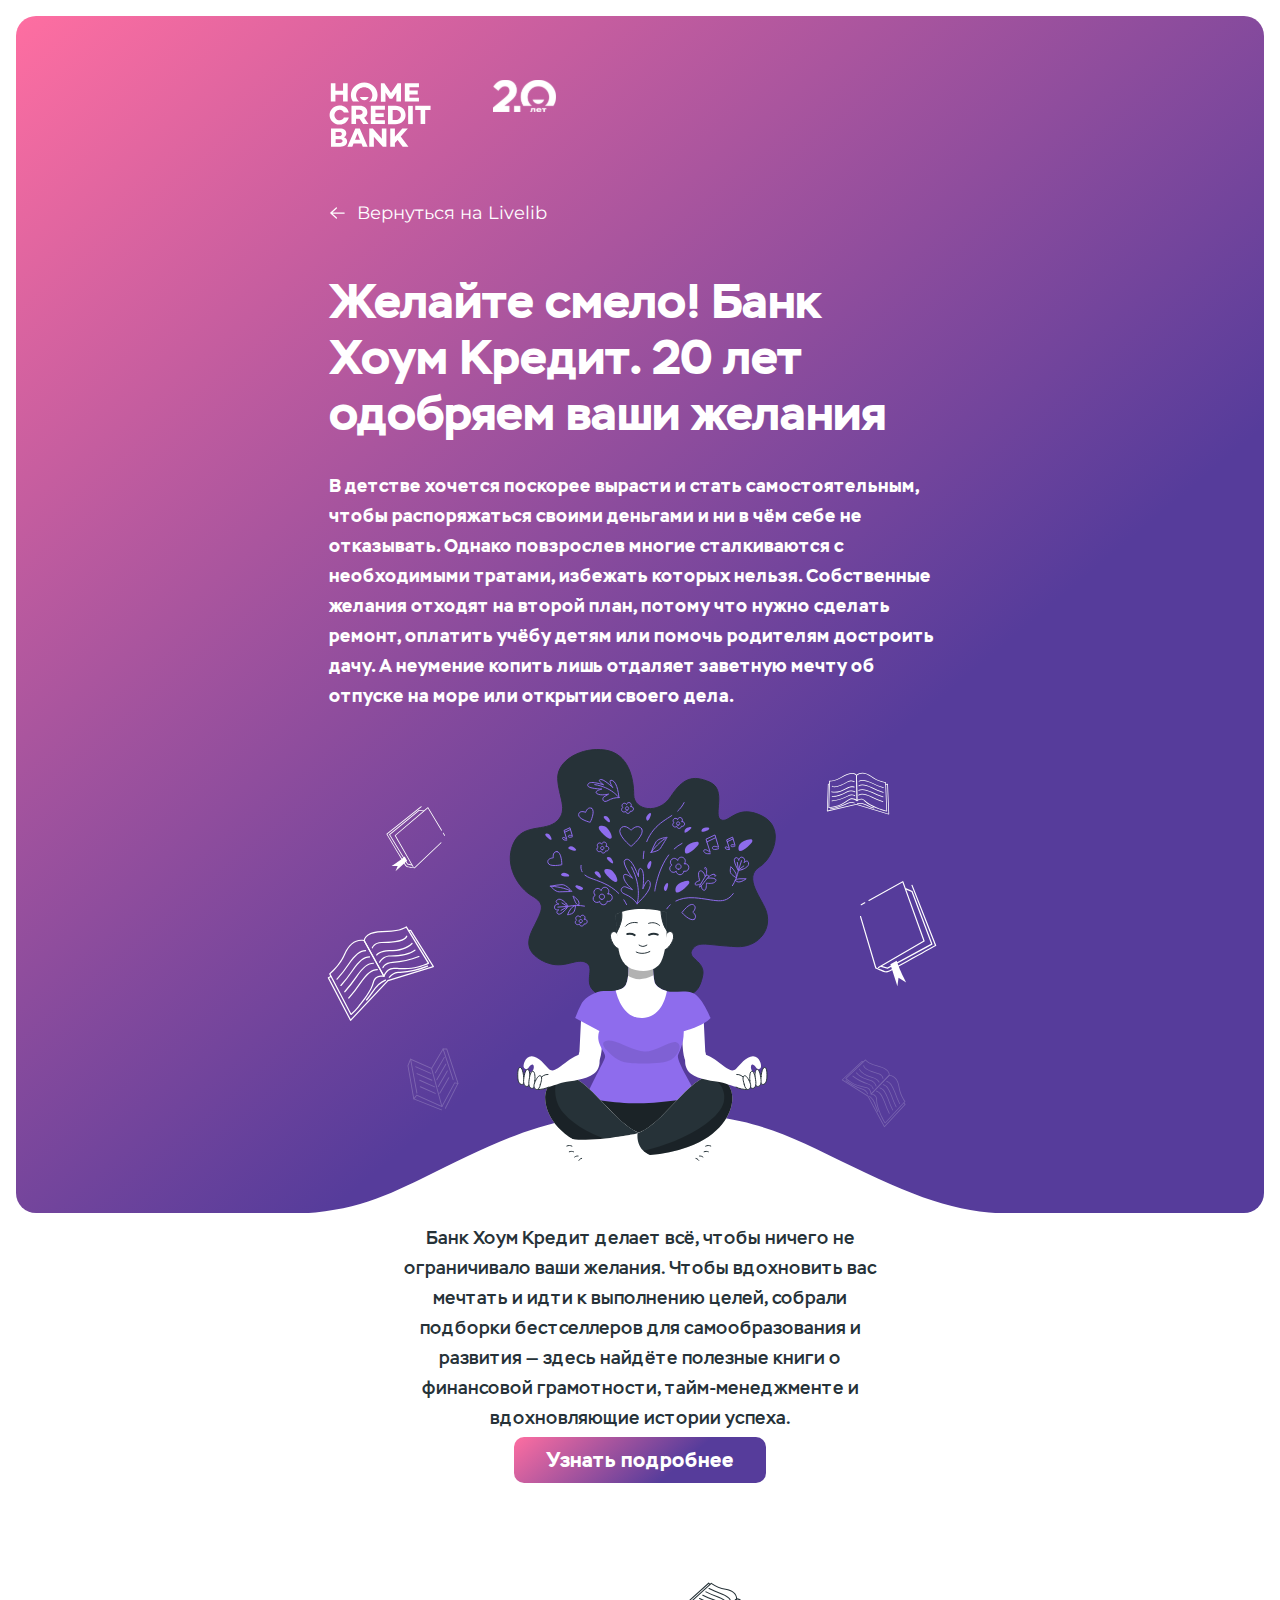
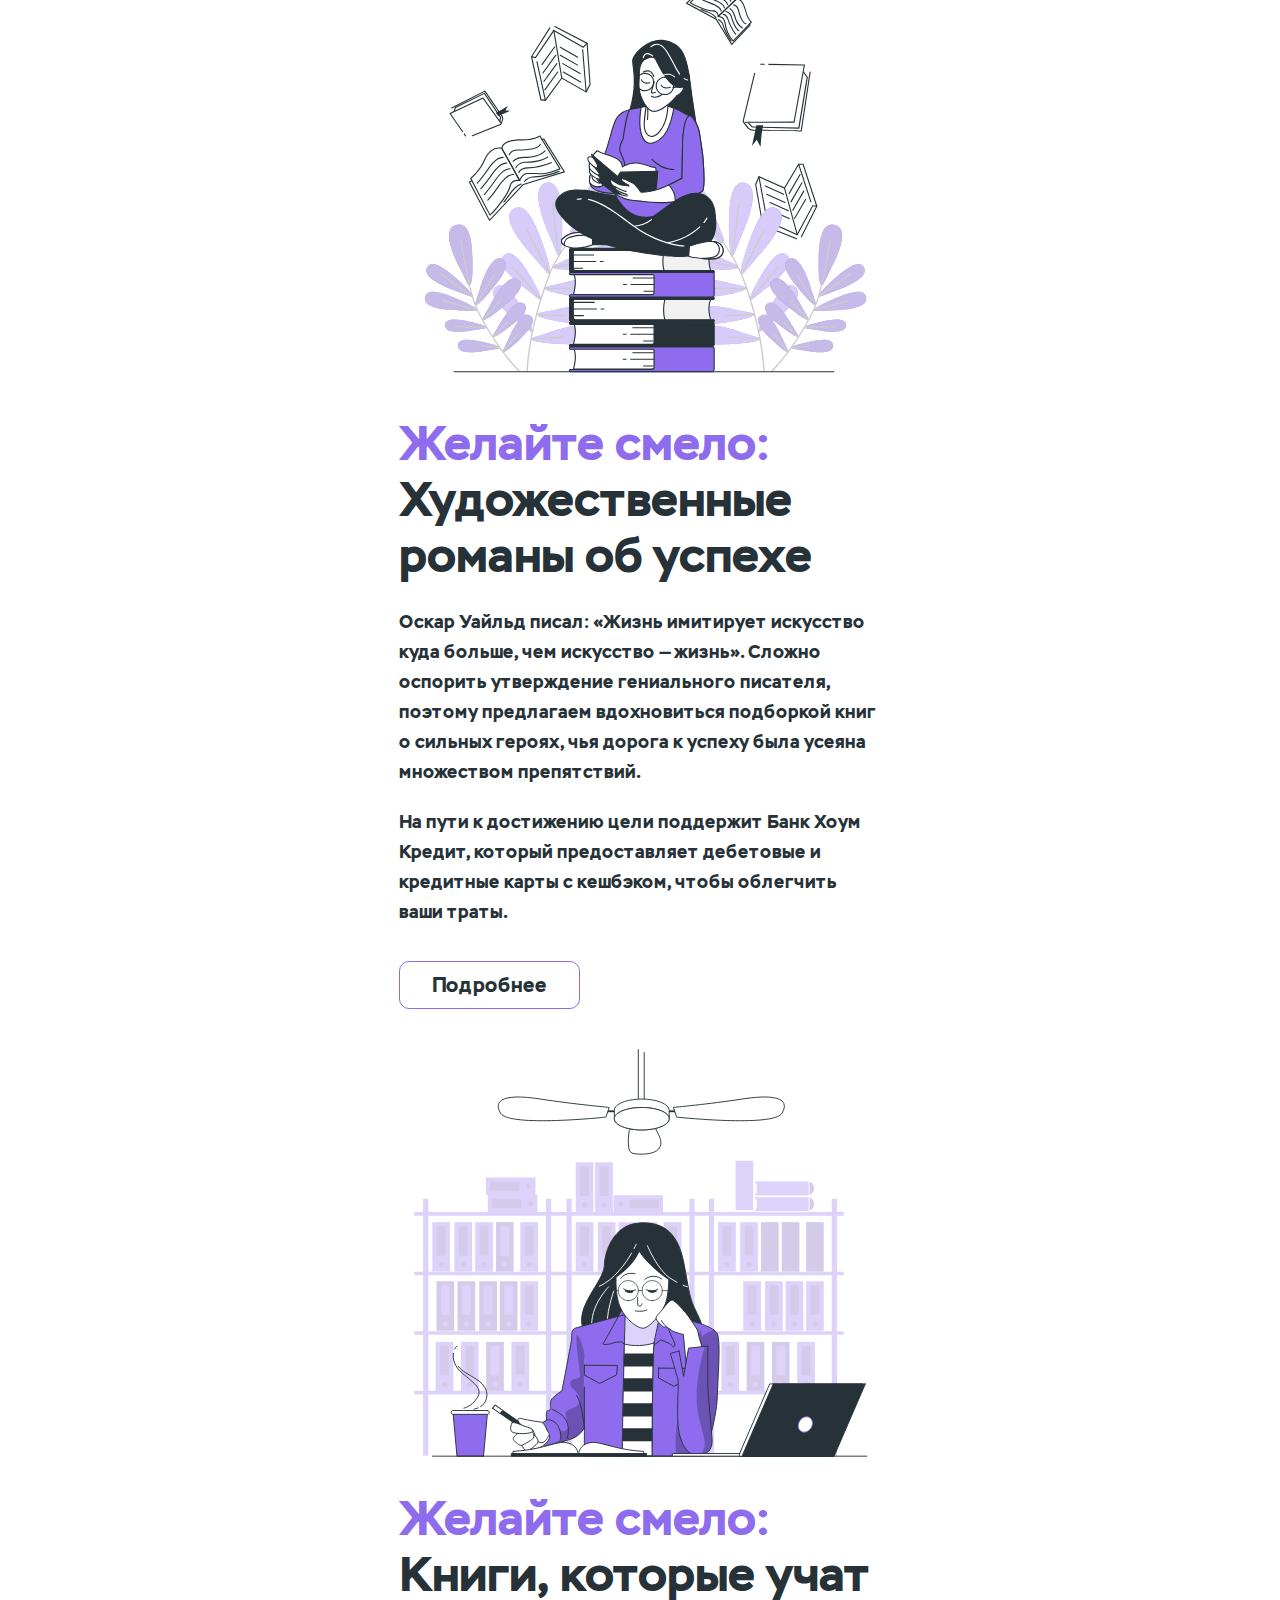
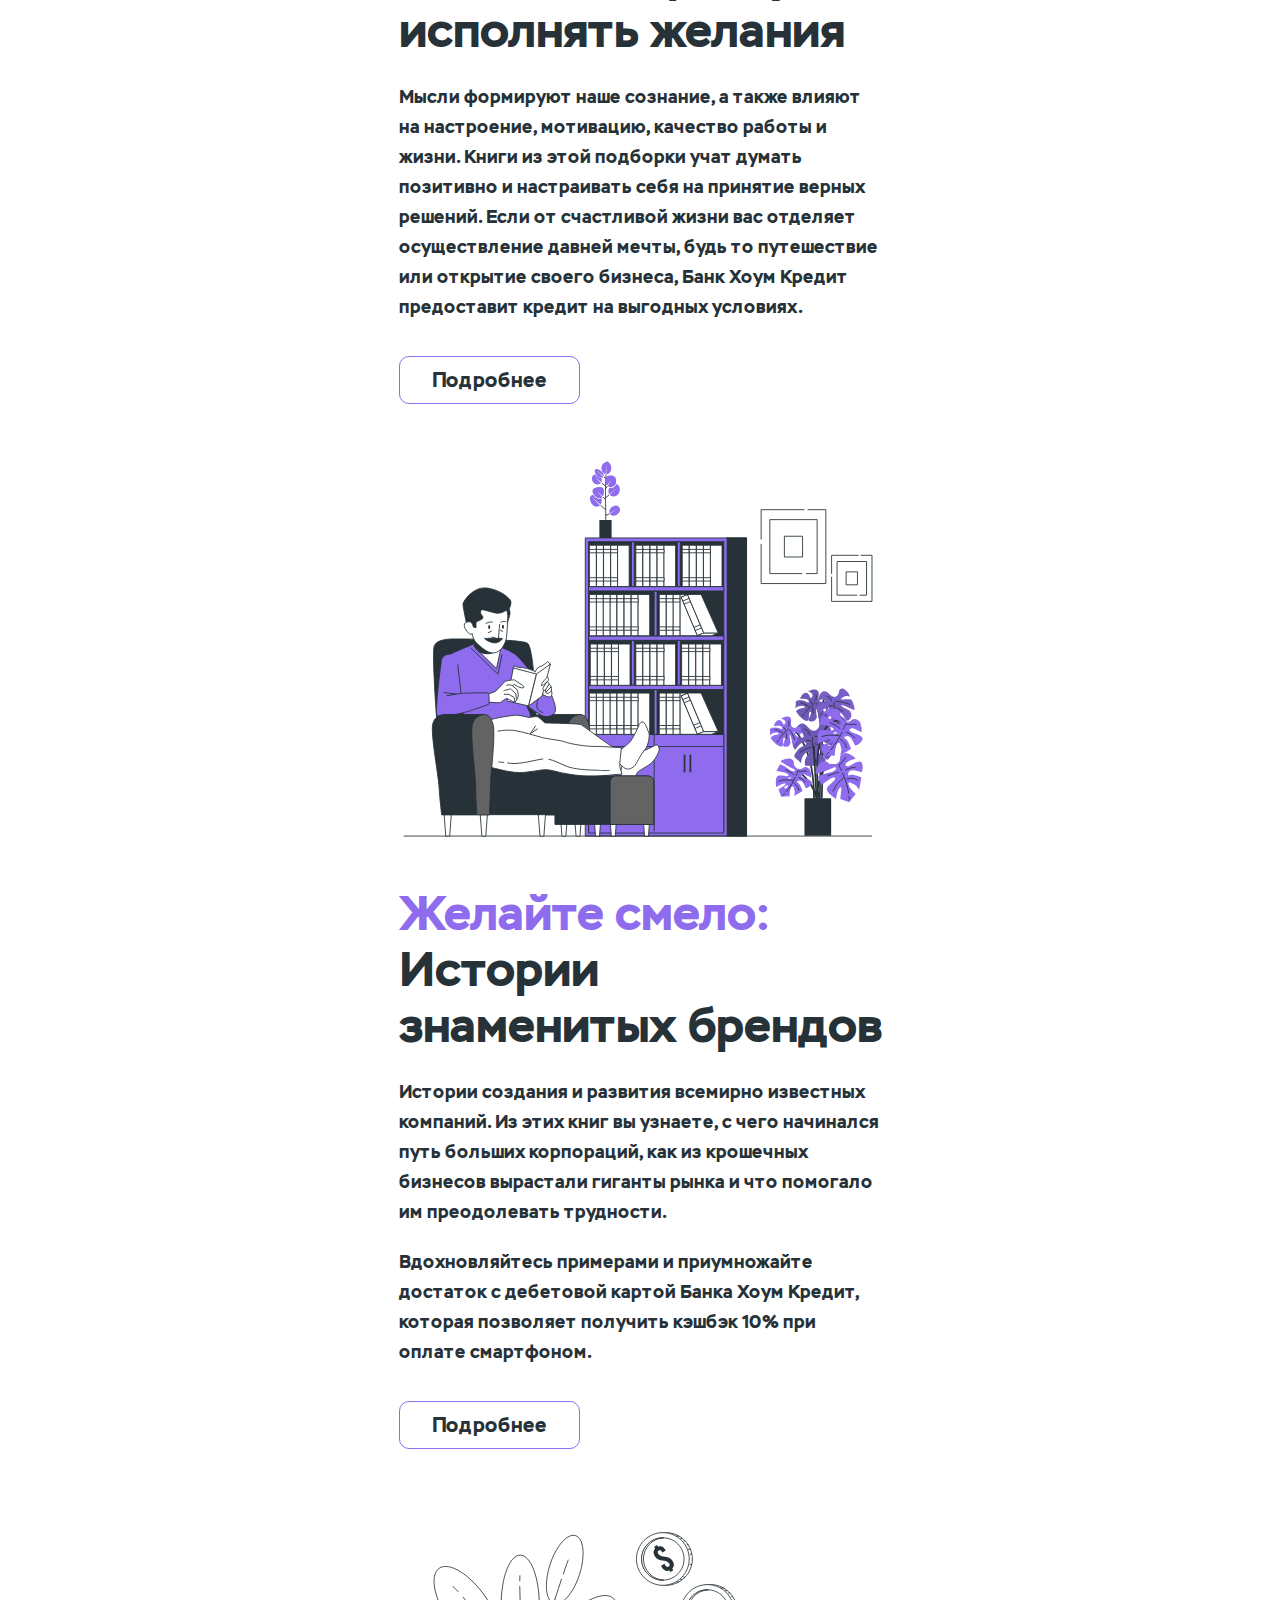
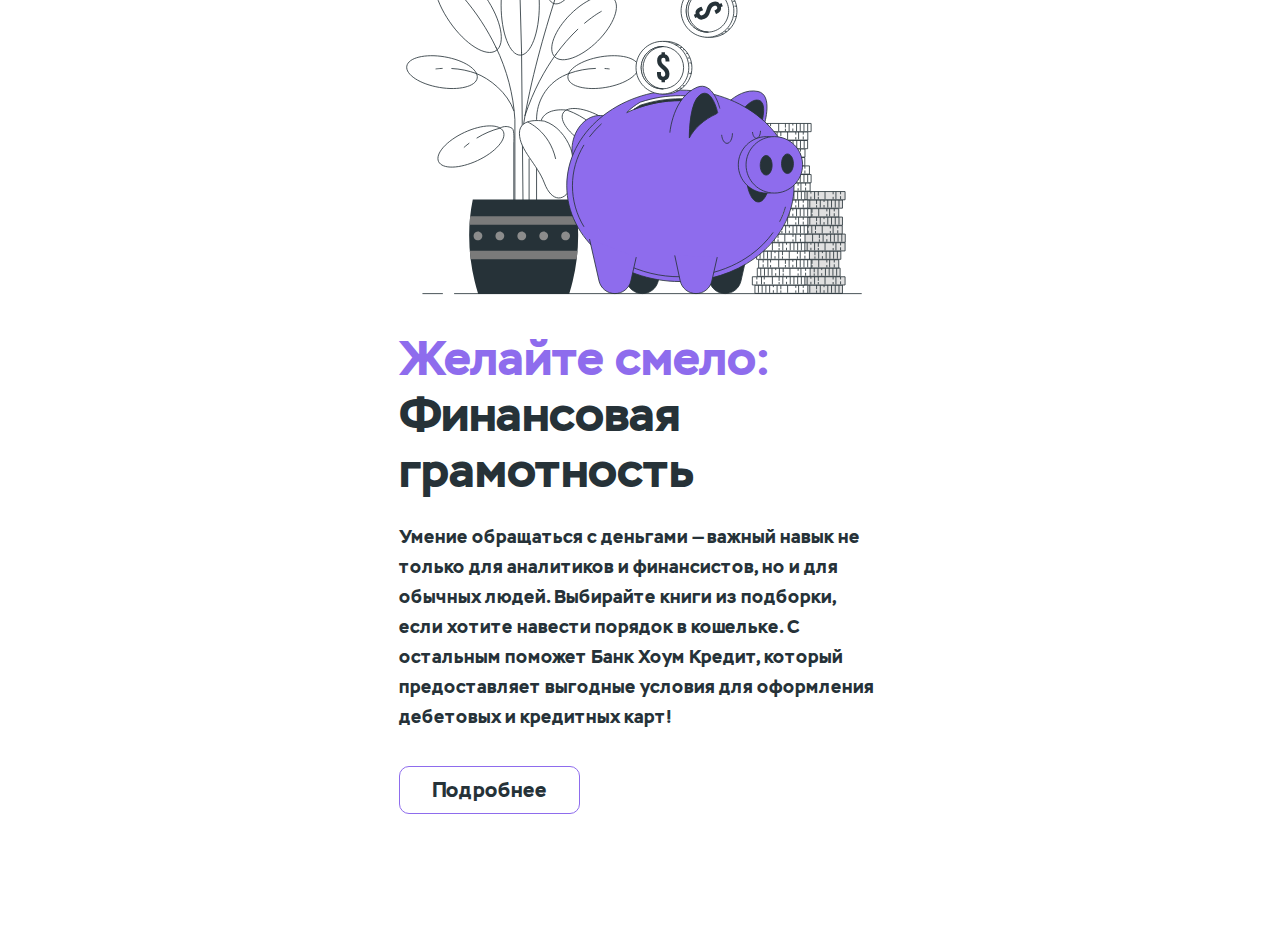
<file: index.html>
<!DOCTYPE html>
<html lang="ru">
<head>
  <meta charset="UTF-8">
  <meta http-equiv="X-UA-Compatible" content="IE=edge">
  <meta name="viewport" content="width=device-width, initial-scale=1.0">
  <title>HOME CREDIT</title>
  <link rel="stylesheet" href="styles/main.css">
  <link rel="stylesheet" href="styles/normilize.css">

  <link rel="apple-touch-icon" sizes="57x57" href="./favicons">
  <link rel="apple-touch-icon" sizes="60x60" href="./favicons/apple-icon-60x60.png">
  <link rel="apple-touch-icon" sizes="72x72" href="./favicons/apple-icon-72x72.png">
  <link rel="apple-touch-icon" sizes="76x76" href="./favicons/apple-icon-76x76.png">
  <link rel="apple-touch-icon" sizes="114x114" href="./favicons/apple-icon-114x114.png">
  <link rel="apple-touch-icon" sizes="120x120" href="./favicons/apple-icon-120x120.png">
  <link rel="apple-touch-icon" sizes="144x144" href="./favicons/apple-icon-144x144.png">
  <link rel="apple-touch-icon" sizes="152x152" href="./favicons/apple-icon-152x152.png">
  <link rel="apple-touch-icon" sizes="180x180" href="./favicons/apple-icon-180x180.png">
  <link rel="icon" type="image/png" sizes="192x192"  href="./favicons/android-icon-192x192.png">
  <link rel="icon" type="image/png" sizes="32x32" href="./favicons/favicon-32x32.png">
  <link rel="icon" type="image/png" sizes="96x96" href="./favicons/favicon-96x96.png">
  <link rel="icon" type="image/png" sizes="16x16" href="./favicons/favicon-16x16.png">
  <link rel="manifest" href="./favicons/manifest.json">
  <meta name="msapplication-TileColor" content="#ffffff">
  <meta name="msapplication-TileImage" content="/ms-icon-144x144.png">
  <meta name="theme-color" content="#ffffff">
</head>
<body class="body">
  <header class="header">
    <div class="container">
      <div class="header__inner">
        <div class="header__descr">
          <div class="logo">
            <a href=".">
              <img 
                class="logo__logo"
                src="./images/logo.svg" 
                alt="Home Creadit Bank logo" 
              >
            </a>
            <img 
              class="logo__years"
              src="./images/years.svg" 
              alt="Home Creadit Bank years" 
            >
          </div>
  
          <a class="return-button header__return-button" href="#">
            Вернуться на Livelib
          </a>

          <h1 class="header__title title">
            Желайте смело! Банк Хоум Кредит. 20 лет одобряем ваши желания
          </h1>

          <p class="header__text">
            В детстве хочется поскорее вырасти и стать самостоятельным, чтобы распоряжаться своими деньгами и ни в чём себе не отказывать. Однако повзрослев многие сталкиваются с необходимыми тратами, избежать которых нельзя. Собственные желания отходят на второй план, потому что нужно сделать ремонт, оплатить учёбу детям или помочь родителям достроить дачу. А неумение копить лишь отдаляет заветную мечту об отпуске на море или открытии своего дела.
          </p>
        </div>
        
        <div class="header__img header__img--main">
          <img
            class="header__picture header__picture--1920"
            src="./images/header-main-bg.svg"
            alt="girl relaxes"
          >

          <img
            class="header__picture header__picture--1440"
            src="./images/1440.svg"
            alt="girl relaxes"
          >

          <img
            class="header__picture header__picture--768"
            src="./images/768.svg"
            alt="girl relaxes"
          >

          <img
            class="header__picture header__picture--320"
            src="./images/320.svg"
            alt="girl relaxes"
          >

          <picture>
              <source srcset="./images/decor-768.svg" media="(max-width: 1439.98px)">
              <img class="header__decor" src="./images/white-decor.svg">
          </picture>

          <div class="header__phrase">
            Банк Хоум Кредит делает всё, чтобы ничего не ограничивало ваши желания. Чтобы вдохновить вас мечтать и идти к выполнению целей, собрали подборки бестселлеров для самообразования и развития — здесь найдёте полезные книги о финансовой грамотности, тайм-менеджменте и вдохновляющие истории успеха.
          </div>

          <a href="#" class="details-button details-button--gradient">
            Узнать подробнее
          </a>
        </div>
      </div>
    </div>
  </header>

  <main>
    <section class="wishes">
      <div class="container">
        <div class="wishes__inner">
          <h2 class="visually-hidden">Wishes</h2>

          <div class="wishes__item">
            <div class="wishes__descr">
              <h2 class="title title--mt--36">
                <span class="wishes__span">
                  Желайте смело:
                </span>
                <br>
                Художественные романы об успехе
              </h2>
  
              <div class="wishes__text">
                <p>
                  Оскар Уайльд писал: «Жизнь имитирует искусство куда больше, чем искусство — жизнь». Сложно оспорить утверждение гениального писателя, поэтому предлагаем вдохновиться подборкой книг о сильных героях, чья дорога к успеху была усеяна множеством препятствий.
                </p>

                <p>
                  На пути к достижению цели поддержит Банк Хоум Кредит, который предоставляет дебетовые и кредитные карты с кешбэком, чтобы облегчить ваши траты.
                </p>
              </div>
  
              <a href="./romans.html" class="details-button">
                Подробнее
              </a>
            </div>

            <img
              class="wishes__img"
              src="./images/wishes/romans.svg"
              alt="girl on the books"
            >
          </div>

          <div class="wishes__item">
            <img
              class="wishes__img"
              src="./images/wishes/study.svg"
              alt="study girl"
            >

            <div class="wishes__descr">
              <h2 class="title">
                <span class="wishes__span">
                  Желайте смело:
                </span>
                <br>
                Книги, которые учат исполнять желания
              </h2>
  
              <div class="wishes__text">
                <p>
                  Мысли формируют наше сознание, а также влияют на настроение, мотивацию, качество работы и жизни. Книги из этой подборки учат думать позитивно и настраивать себя на принятие верных решений. Если от счастливой жизни вас отделяет осуществление давней мечты, будь
                  то путешествие или открытие своего бизнеса, Банк Хоум Кредит предоставит кредит на выгодных условиях.
                </p>
              </div>
  
              <a href="#" class="details-button">Подробнее</a>
            </div>
          </div>

          <div class="wishes__item">
            <div class="wishes__descr wishes__descr--mw--593">
              <h2 class="title">
                <span class="wishes__span">
                  Желайте смело:
                </span>
                <br>
                Истории знаменитых брендов
              </h2>
  
              <div class="wishes__text">
                <p>
                  Истории создания и развития всемирно
                  известных компаний. Из этих книг вы узнаете, с чего начинался путь больших корпораций, как из крошечных бизнесов вырастали гиганты рынка и что помогало им преодолевать трудности.
                </p>
                
                <p>
                  Вдохновляйтесь примерами и приумножайте достаток с дебетовой картой Банка Хоум Кредит, которая позволяет получить кэшбэк 10% при оплате смартфоном.
                </p>
              </div>
  
              <a href="#" class="details-button">Подробнее</a>
            </div>

            <img
              class="wishes__img"
              src="./images/wishes/history.svg"
              alt="man reeds book on chear"
            >
          </div>

          <div class="wishes__item">
            <img
              class="wishes__img"
              src="./images/wishes/piggy.svg"
              alt="piggy money box"
            >

            <div class="wishes__descr">
              <h2 class="title">
                <span class="wishes__span">
                  Желайте смело:
                </span>
                <br>
                Финансовая грамотность
              </h2>
  
              <div class="wishes__text">
                <p>
                  Умение обращаться с деньгами — важный навык не только для аналитиков и финансистов, но и для обычных людей. Выбирайте книги из подборки, если хотите навести порядок в кошельке. С остальным поможет Банк Хоум Кредит, который предоставляет выгодные условия для оформления дебетовых и кредитных карт!
                </p>
              </div>
  
              <a href="#" class="details-button">Подробнее</a>
            </div>
          </div>
        </div>
      </div>
    </section>
  </main>
</body>
</html>
</file>
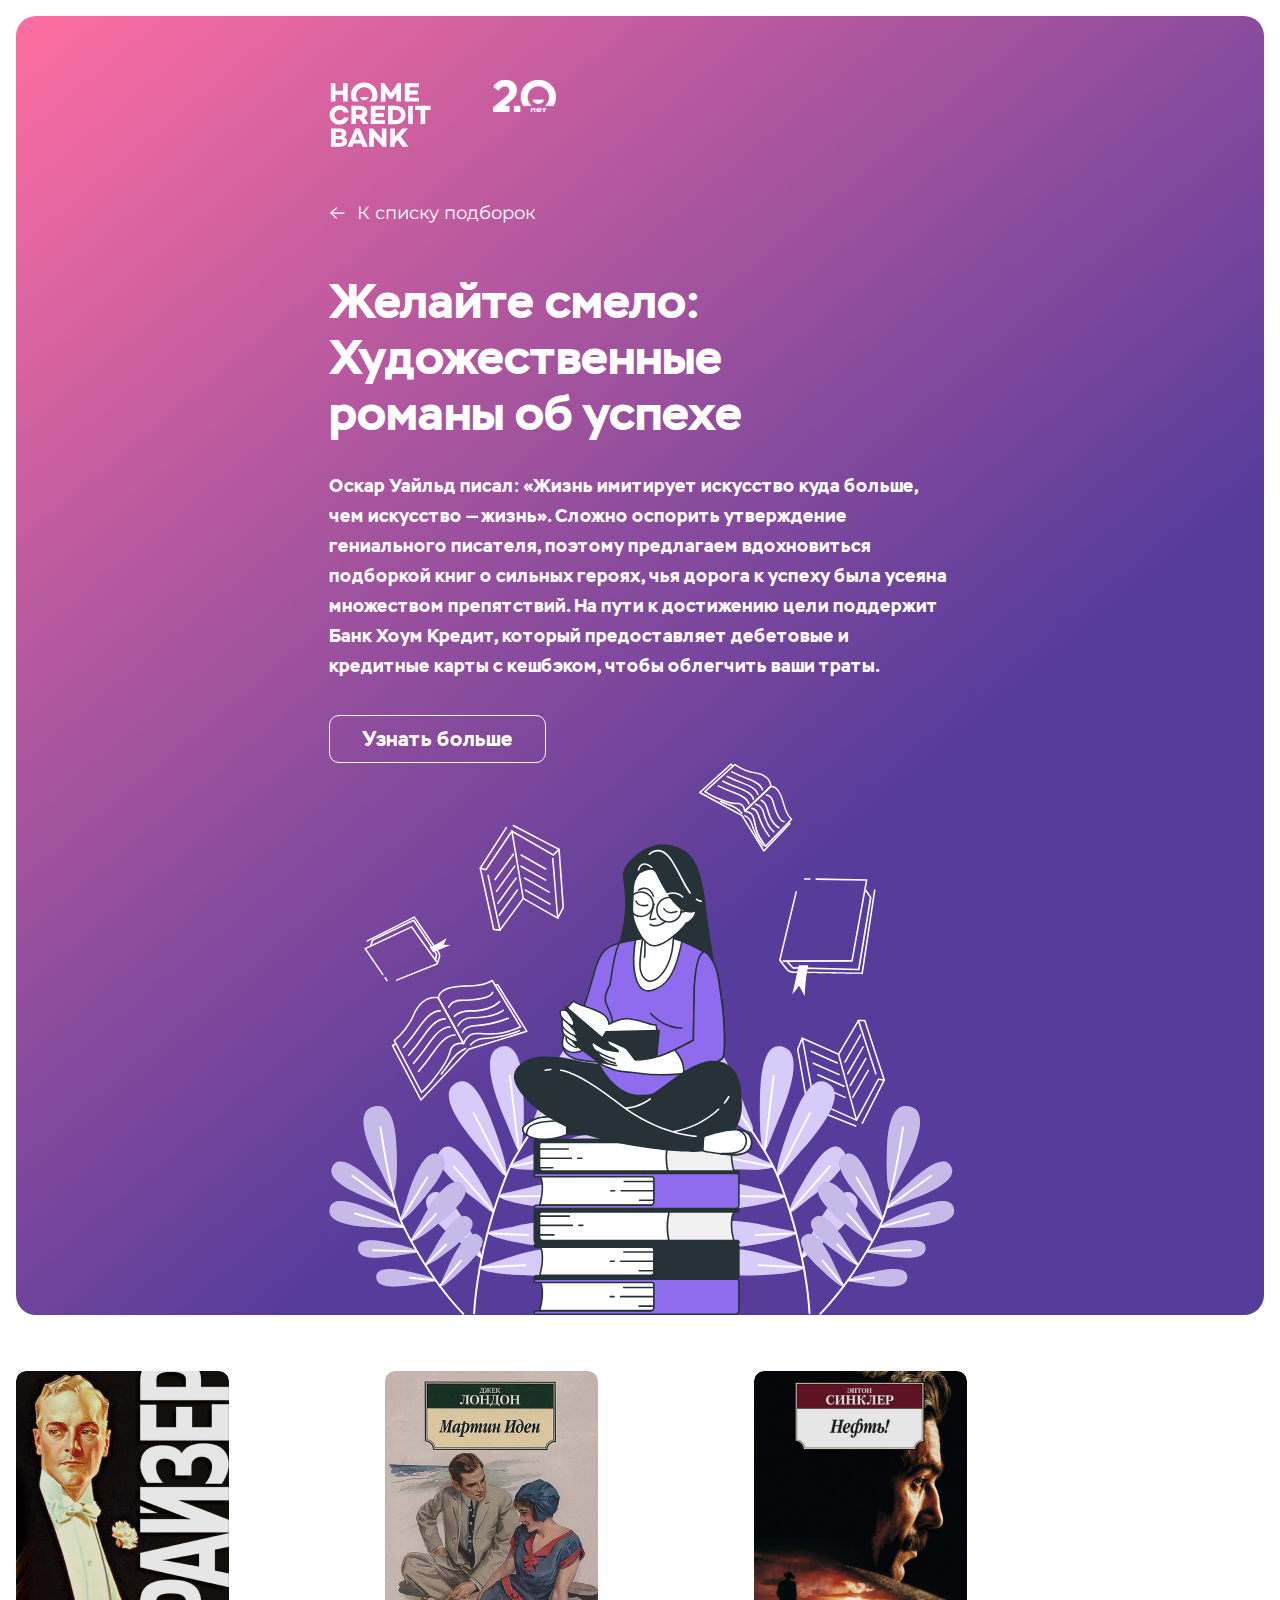
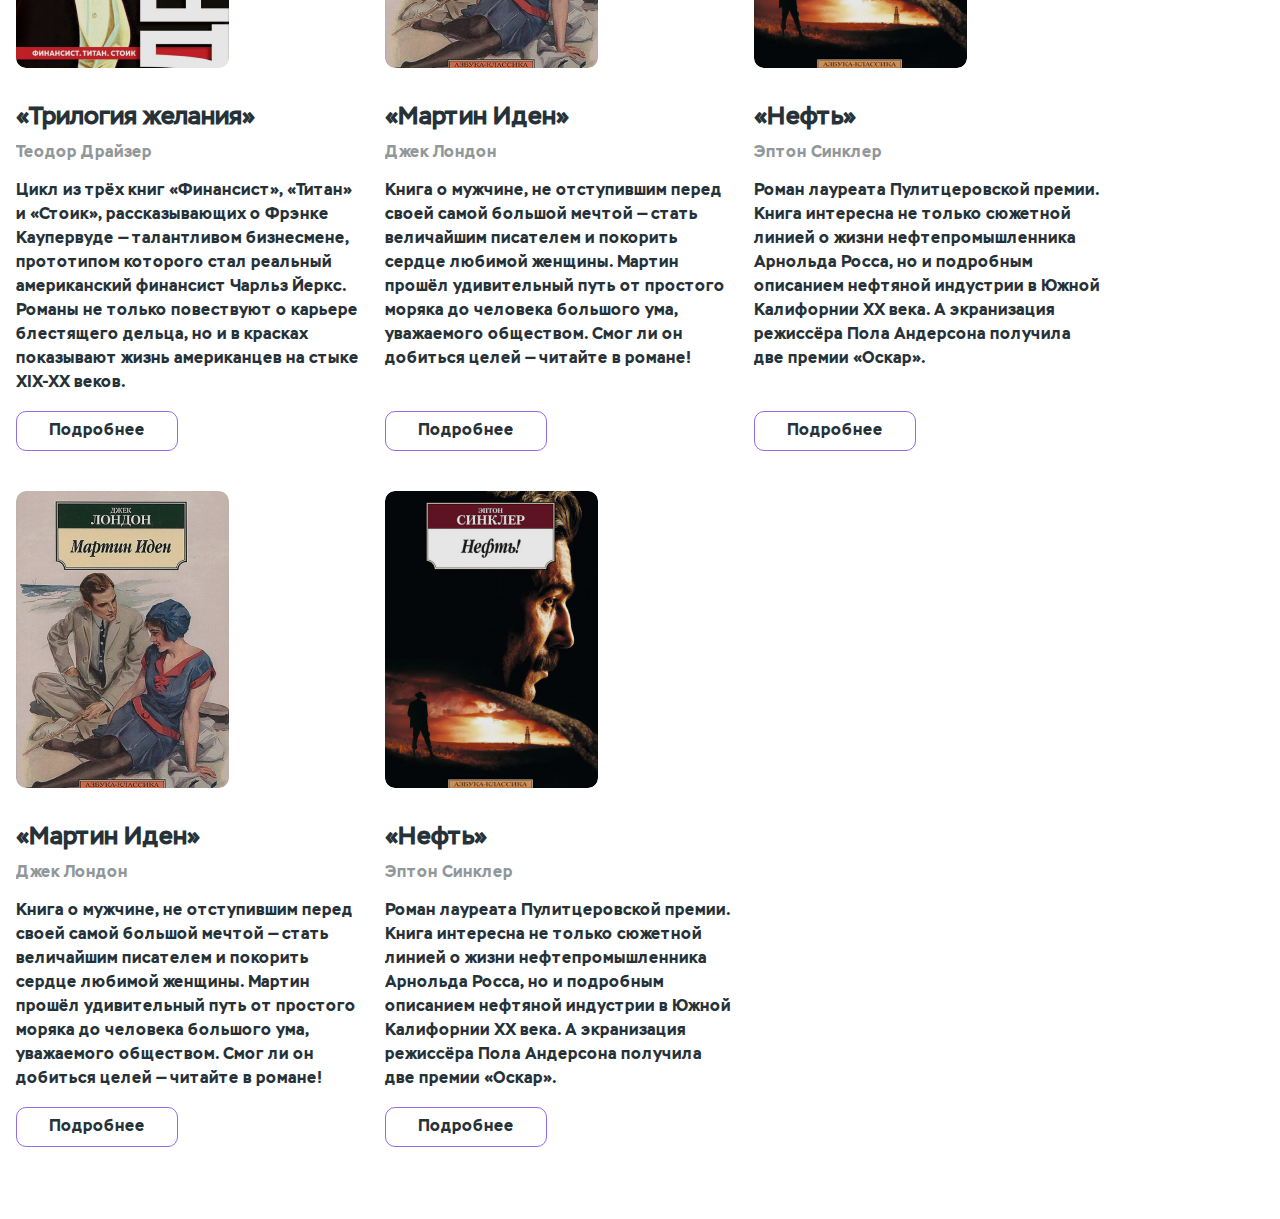
<file: romans.html>
<!DOCTYPE html>
<html lang="en">
<head>
  <meta charset="UTF-8">
  <meta http-equiv="X-UA-Compatible" content="IE=edge">
  <meta name="viewport" content="width=device-width, initial-scale=1.0">
  <title>HOME CREDIT - Romans</title>
  <link rel="stylesheet" href="styles/main.css">
  <link rel="stylesheet" href="styles/normilize.css">

  <link rel="apple-touch-icon" sizes="57x57" href="./favicons">
  <link rel="apple-touch-icon" sizes="60x60" href="./favicons/apple-icon-60x60.png">
  <link rel="apple-touch-icon" sizes="72x72" href="./favicons/apple-icon-72x72.png">
  <link rel="apple-touch-icon" sizes="76x76" href="./favicons/apple-icon-76x76.png">
  <link rel="apple-touch-icon" sizes="114x114" href="./favicons/apple-icon-114x114.png">
  <link rel="apple-touch-icon" sizes="120x120" href="./favicons/apple-icon-120x120.png">
  <link rel="apple-touch-icon" sizes="144x144" href="./favicons/apple-icon-144x144.png">
  <link rel="apple-touch-icon" sizes="152x152" href="./favicons/apple-icon-152x152.png">
  <link rel="apple-touch-icon" sizes="180x180" href="./favicons/apple-icon-180x180.png">
  <link rel="icon" type="image/png" sizes="192x192"  href="./favicons/android-icon-192x192.png">
  <link rel="icon" type="image/png" sizes="32x32" href="./favicons/favicon-32x32.png">
  <link rel="icon" type="image/png" sizes="96x96" href="./favicons/favicon-96x96.png">
  <link rel="icon" type="image/png" sizes="16x16" href="./favicons/favicon-16x16.png">
  <link rel="manifest" href="./favicons/manifest.json">
  <meta name="msapplication-TileColor" content="#ffffff">
  <meta name="msapplication-TileImage" content="/ms-icon-144x144.png">
  <meta name="theme-color" content="#ffffff">
</head>
<body class="body">
  <header class="header header--romans">
    <div class="container">
      <div class="header__inner">
        <div class="header__descr header__descr--romans">
          <div class="logo">
            <a href=".">
              <img 
                class="logo__logo"
                src="./images/logo.svg" 
                alt="Home Creadit Bank logo" 
              >
            </a>

            <img 
              class="logo__years"
              src="./images/years.svg" 
              alt="Home Creadit Bank years" 
            >
          </div>
  
          <a class="return-button header__return-button" href="./index.html">
            К списку подборок
          </a>

          <h1 class="header__title title">
            Желайте смело: <br>
            Художественные <br>
            романы об успехе
          </h1>

          <p class="header__text">
            Оскар Уайльд писал: «Жизнь имитирует искусство куда больше, чем искусство — жизнь». Сложно оспорить утверждение гениального писателя, поэтому предлагаем вдохновиться подборкой книг о сильных героях, чья дорога к успеху была усеяна множеством препятствий. На пути к достижению цели поддержит Банк Хоум Кредит, который предоставляет дебетовые и кредитные карты с кешбэком, чтобы облегчить ваши траты.
          </p>

          <a class="details-button details-button--color--white" href="#">
            Узнать больше
          </a>
        </div>

        <img
          class="header__img header__img--romans"
          src="./images/romans/romans-header-bg.svg"
          alt="girl reeds book on the books"
        >
      </div>
    </div>
  </header>

  <main>
    <section class="romans-list">
      <div class="container container--romans">
        <h2 class="romans-list__title visually-hidden">Romans</h2>
        <ul class="romans-list__list">
          
          <li class="romans-list__item">
            <div class="romans-list__item-inner">
              <img
                class="romans-list__img"
                src="./images/romans/trilogy.jpg"
                alt="trilogy book"
              >

              <h3 class="romans-list__caption">
                «Трилогия желания»
              </h3>

              <div class="romans-list__author">Теодор Драйзер</div>

              <p class="romans-list__text">
                Цикл из трёх книг «Финансист», «Титан»
                и «Стоик», рассказывающих о Фрэнке Каупервуде — талантливом бизнесмене, прототипом которого стал реальный американский финансист Чарльз Йеркс. Романы не только повествуют о карьере блестящего дельца, но и в красках показывают жизнь американцев на стыке XIX-XX веков.
              </p>
            </div>

            <a
              href="#"
              class="details-button details-button--romans"
            >
              Подробнее
            </a>
          </li>

          <li class="romans-list__item">
            <div class="romans-list__item-inner">
              <img
                class="romans-list__img"
                src="./images/romans/martin.jpg"
                alt="martin book"
              >

              <h3 class="romans-list__caption">
                «Мартин Иден»
              </h3>

              <div class="romans-list__author">Джек Лондон</div>

              <p class="romans-list__text">
                Книга о мужчине, не отступившим перед своей самой большой мечтой — стать величайшим писателем и покорить сердце любимой женщины. Мартин прошёл удивительный путь от простого моряка до человека большого ума, уважаемого обществом. Смог ли он добиться целей — читайте в романе!
              </p>
            </div>

            <a
              href="#"
              class="details-button details-button--romans"
            >
              Подробнее
            </a>
          </li>

          <li class="romans-list__item">
            <div class="romans-list__item-inner">
              <img
                class="romans-list__img"
                src="./images/romans/oil.jpg"
                alt="oil book"
              >

              <h3 class="romans-list__caption">
                «Нефть»
              </h3>

              <div class="romans-list__author">Эптон Синклер</div>

              <p class="romans-list__text">
                Роман лауреата Пулитцеровской премии. Книга интересна не только сюжетной линией о жизни нефтепромышленника Арнольда Росса, но и подробным описанием нефтяной индустрии в Южной Калифорнии XX века. А экранизация режиссёра Пола Андерсона получила две премии «Оскар».
              </p>
            </div>

            <a
              href="#"
              class="details-button details-button--romans"
            >
              Подробнее
            </a>
          </li>

          <li class="romans-list__item">
            <div class="romans-list__item-inner">
              <img
                class="romans-list__img"
                src="./images/romans/martin.jpg"
                alt="martin book"
              >

              <h3 class="romans-list__caption">
                «Мартин Иден»
              </h3>

              <div class="romans-list__author">Джек Лондон</div>

              <p class="romans-list__text">
                Книга о мужчине, не отступившим перед своей самой большой мечтой — стать величайшим писателем и покорить сердце любимой женщины. Мартин прошёл удивительный путь от простого моряка до человека большого ума, уважаемого обществом. Смог ли он добиться целей — читайте в романе!
              </p>
            </div>

            <a
              href="#"
              class="details-button details-button--romans"
            >
              Подробнее
            </a>
          </li>

          <li class="romans-list__item">
            <div class="romans-list__item-inner">
              <img
                class="romans-list__img"
                src="./images/romans/oil.jpg"
                alt="oil book"
              >

              <h3 class="romans-list__caption">
                «Нефть»
              </h3>

              <div class="romans-list__author">Эптон Синклер</div>

              <p class="romans-list__text">
                Роман лауреата Пулитцеровской премии. Книга интересна не только сюжетной линией о жизни нефтепромышленника Арнольда Росса, но и подробным описанием нефтяной индустрии в Южной Калифорнии XX века. А экранизация режиссёра Пола Андерсона получила две премии «Оскар».
              </p>
            </div>

            <a
              href="#"
              class="details-button details-button--romans"
            >
              Подробнее
            </a>
          </li>
        </ul>
      </div>
    </section>
  </main>
</body>
</html>
</file>
<file: styles/main.css>
@import url("https://fonts.googleapis.com/css2?family=Montserrat:wght@500&display=swap");
@font-face {
  font-family: "Stem";
  src: url("../fonts/Stem-Regular.woff2"), url("../fonts/Stem-Regular.woff");
  font-weight: 400;
  font-style: normal;
  font-display: swap;
}

@font-face {
  font-family: "Stem";
  src: url("../fonts/Stem-Medium.woff2"), url("../fonts/Stem-Medium.woff");
  font-weight: 500;
  font-style: normal;
  font-display: swap;
}

.container {
  max-width: 288px;
  margin: 0 auto;
}

@media (min-width: 768px) {
  .container {
    max-width: 622px;
  }
  .container--romans {
    max-width: none;
  }
}

@media (min-width: 1440px) {
  .container {
    max-width: 1140px;
  }
}

@media (min-width: 1920px) {
  .container {
    max-width: 1400px;
  }
}

.title {
  margin: 32px 0 0;
  font-weight: 400;
  font-size: 28px;
  line-height: 36px;
}

@media (min-width: 768px) {
  .title {
    margin: 26px 0 0;
    font-size: 48px;
    line-height: 56px;
  }
}

@media (min-width: 1440px) {
  .title {
    margin: 0;
  }
}

@media (min-width: 1920px) {
  .title {
    font-size: 56px;
    line-height: 64px;
  }
}

.title--mt--36 {
  margin-top: 36px;
}

.logo {
  display: -webkit-box;
  display: -ms-flexbox;
  display: flex;
}

.logo__logo {
  width: 102px;
  height: 72px;
  margin-right: 32px;
}

@media (min-width: 768px) {
  .logo__logo {
    margin-right: 62px;
  }
}

.logo__years {
  width: 63px;
  height: 32px;
}

.details-button {
  display: inline-block;
  margin-top: 26px;
  padding: 8px 24px;
  border: 1px solid #8E6CED;
  border-radius: 10px;
  font-size: 16px;
  line-height: 24px;
  color: #263238;
  text-decoration: none;
  -webkit-transition: all 0.3s;
  transition: all 0.3s;
}

@media (min-width: 768px) {
  .details-button {
    margin-top: 34px;
    padding: 11px 32px 11px;
    font-size: 20px;
  }
}

.details-button:hover, .details-button:focus, .details-button:active {
  background-color: #8E6CED;
  color: #fff;
}

.details-button--color--white {
  border: 1px solid #fff;
  color: #fff;
}

.details-button--gradient {
  position: absolute;
  bottom: -320px;
  left: 50%;
  -webkit-transform: translateX(-50%);
          transform: translateX(-50%);
  min-width: 202px;
  margin-top: 0;
  border: none;
  background: linear-gradient(140deg, #fe6ea1 0%, #563c9b 65%);
  color: #fff;
}

.details-button--gradient:hover, .details-button--gradient:focus, .details-button--gradient:active {
  background: -webkit-gradient(linear, left top, left bottom, from(#fe6ea1));
  background: linear-gradient(#fe6ea1);
  color: #263238;
}

@media (min-width: 768px) {
  .details-button--gradient {
    bottom: -270px;
  }
}

@media (min-width: 1440px) {
  .details-button--gradient {
    bottom: -98px;
  }
}

.details-button--romans {
  margin-top: 17px;
  padding: 6px 32px 8px;
  text-align: center;
}

@media (min-width: 768px) {
  .details-button--romans {
    font-size: 16px;
  }
}

.return-button {
  position: relative;
  display: block;
  width: -webkit-max-content;
  width: -moz-max-content;
  width: max-content;
  padding-left: calc(16px + 12px);
  font-family: 'Montserrat', Arial, Helvetica, sans-serif;
  line-height: 24px;
  color: #fff;
  text-decoration: none;
}

.return-button:hover::after, .return-button:focus::after, .return-button:active::after {
  width: calc(100% - calc(16px + 12px));
}

.return-button::before {
  content: '';
  position: absolute;
  top: 50%;
  left: 0;
  -webkit-transform: translateY(-50%);
          transform: translateY(-50%);
  width: 16px;
  height: 12px;
  background: url("../images/return-arrow.svg") center/contain no-repeat;
}

.return-button::after {
  content: '';
  position: absolute;
  bottom: 0;
  left: calc(16px + 12px);
  width: 0;
  height: 1px;
  background-color: #fff;
  -webkit-transition: width 0.3s;
  transition: width 0.3s;
}

.header {
  border-radius: 20px;
  background: linear-gradient(140deg, #fe6ea1 0%, #563c9b 65%);
}

@media (min-width: 1440px) {
  .header {
    border-radius: 20px 20px 0px 20px;
  }
}

.header--romans {
  border-radius: 20px;
}

.header__inner {
  position: relative;
  display: -webkit-box;
  display: -ms-flexbox;
  display: flex;
  -ms-flex-wrap: wrap;
      flex-wrap: wrap;
  -webkit-box-pack: center;
      -ms-flex-pack: center;
          justify-content: center;
  padding: 56px 0 0;
  color: #fff;
}

@media (min-width: 768px) {
  .header__inner {
    -webkit-box-pack: start;
        -ms-flex-pack: start;
            justify-content: flex-start;
    padding: 64px 0 0;
  }
}

.header__return-button {
  margin-top: 22px;
}

@media (min-width: 768px) {
  .header__return-button {
    margin-top: 40px;
  }
}

.header__descr {
  width: 100%;
  max-width: 256px;
}

@media (min-width: 768px) {
  .header__descr {
    max-width: none;
  }
}

@media (min-width: 1440px) {
  .header__descr {
    max-width: 459px;
    padding-bottom: 64px;
  }
}

@media (min-width: 1920px) {
  .header__descr {
    max-width: 564px;
  }
}

.header__descr--romans {
  width: 100%;
}

@media (min-width: 1920px) {
  .header__descr--romans {
    max-width: 683px;
  }
}

.header__title {
  margin-top: 30px;
}

@media (min-width: 768px) {
  .header__title {
    margin-top: 48px;
  }
}

.header__text {
  margin: 16px 0 0;
}

@media (min-width: 768px) {
  .header__text {
    margin: 30px 0 0;
  }
}

.header__img--main {
  display: -webkit-box;
  display: -ms-flexbox;
  display: flex;
  -webkit-box-orient: vertical;
  -webkit-box-direction: normal;
      -ms-flex-direction: column;
          flex-direction: column;
  -webkit-box-pack: center;
      -ms-flex-pack: center;
          justify-content: center;
  -webkit-box-align: center;
      -ms-flex-align: center;
          align-items: center;
  width: 100%;
}

@media (min-width: 768px) {
  .header__img--main {
    margin: 38px 0 0;
  }
}

@media (min-width: 1440px) {
  .header__img--main {
    -webkit-box-flex: 1;
        -ms-flex-positive: 1;
            flex-grow: 1;
    position: relative;
    left: 10px;
    width: auto;
    margin: 0;
  }
}

.header__img--romans {
  width: 272px;
  height: 240px;
  margin-top: 24px;
}

@media (min-width: 768px) {
  .header__img--romans {
    width: 626px;
    height: 552px;
    margin-top: 0;
  }
}

@media (min-width: 1440px) {
  .header__img--romans {
    position: absolute;
    right: -100px;
    bottom: 0;
    width: 760px;
    height: 672px;
  }
}

.header__picture {
  position: relative;
  z-index: 10;
  display: none;
  width: 100%;
  height: 332px;
}

@media (max-width: 767.98px) {
  .header__picture--320 {
    display: block;
  }
}

@media (min-width: 768px) {
  .header__picture {
    width: 635px;
    height: 464px;
  }
}

@media (min-width: 768px) and (max-width: 1439.98px) {
  .header__picture--768 {
    display: block;
  }
}

@media (min-width: 1440px) {
  .header__picture {
    position: absolute;
    bottom: 0;
    left: 50%;
    -webkit-transform: translateX(-50%);
            transform: translateX(-50%);
    bottom: 174px;
    width: 573px;
    height: 582px;
  }
}

@media (min-width: 1440px) and (max-width: 1919.98px) {
  .header__picture--1440 {
    display: block;
  }
}

@media (min-width: 1920px) {
  .header__picture {
    bottom: calc(261px - 5px);
    width: 860px;
    height: 580px;
  }
}

@media (min-width: 1920px) {
  .header__picture--1920 {
    display: block;
  }
}

.header__decor {
  position: absolute;
  bottom: -1px;
  left: 52%;
  -webkit-transform: translateX(-50%);
          transform: translateX(-50%);
  width: 262px;
  height: 29px;
}

@media (min-width: 768px) {
  .header__decor {
    width: 736px;
    height: 102px;
  }
}

@media (min-width: 1440px) {
  .header__decor {
    width: 1104px;
    height: 221px;
  }
}

@media (min-width: 1920px) {
  .header__decor {
    width: 1300px;
    height: 261px;
  }
}

.header__phrase {
  position: absolute;
  bottom: -230px;
  left: 50%;
  -webkit-transform: translateX(-50%);
          transform: translateX(-50%);
  width: 100%;
  font-weight: 500;
  font-size: 14px;
  line-height: 22px;
  color: #263238;
  text-align: center;
}

@media (min-width: 768px) {
  .header__phrase {
    bottom: -190px;
    width: 507px;
    height: 180px;
    font-size: 18px;
    line-height: 30px;
  }
}

@media (min-width: 1440px) {
  .header__phrase {
    bottom: -15px;
  }
}

@media (min-width: 1920px) {
  .header__phrase {
    bottom: 0;
    width: 569px;
    height: 192px;
    font-size: 20px;
    line-height: 32px;
  }
}

.wishes {
  padding: 230px 0 0;
}

@media (min-width: 768px) {
  .wishes {
    padding: 219px 0 0;
  }
}

@media (min-width: 1440px) {
  .wishes {
    padding: 0;
  }
}

.wishes__inner {
  display: -webkit-box;
  display: -ms-flexbox;
  display: flex;
  -webkit-box-pack: center;
      -ms-flex-pack: center;
          justify-content: center;
  -ms-flex-wrap: wrap;
      flex-wrap: wrap;
  padding: 92px 0 48px;
}

@media (min-width: 768px) {
  .wishes__inner {
    padding: 92px 0 96px;
  }
}

@media (min-width: 1920px) {
  .wishes__inner {
    -webkit-box-pack: row;
        -ms-flex-pack: row;
            justify-content: row;
    padding: 92px 0 128px;
  }
}

.wishes__item {
  display: -webkit-box;
  display: -ms-flexbox;
  display: flex;
  -webkit-box-pack: center;
      -ms-flex-pack: center;
          justify-content: center;
  -ms-flex-wrap: wrap;
      flex-wrap: wrap;
  margin-top: 40px;
}

@media (min-width: 768px) {
  .wishes__item {
    max-width: 483px;
  }
}

@media (min-width: 1440px) {
  .wishes__item {
    -webkit-box-pack: justify;
        -ms-flex-pack: justify;
            justify-content: space-between;
    max-width: none;
    margin-top: 70px;
  }
}

.wishes__descr {
  width: 100%;
  max-width: 569px;
}

@media (min-width: 1440px) {
  .wishes__descr {
    width: 50%;
  }
}

.wishes__descr--mw--593 {
  max-width: 593px;
}

.wishes__span {
  color: #8E6CED;
}

.wishes__text {
  margin: 14px 0 0;
}

@media (min-width: 768px) {
  .wishes__text {
    margin: 24px 0 0;
  }
}

.wishes__text > p {
  margin: 0;
}

.wishes__text > p:nth-child(2) {
  margin-top: 10px;
}

@media (min-width: 768px) {
  .wishes__text > p:nth-child(2) {
    margin-top: 20px;
  }
}

.wishes__img {
  width: 100%;
  height: 256px;
  -webkit-box-ordinal-group: 0;
      -ms-flex-order: -1;
          order: -1;
}

@media (min-width: 768px) {
  .wishes__img {
    height: 415px;
  }
}

@media (min-width: 1440px) {
  .wishes__img {
    width: calc(50% - 40px);
    height: 476px;
  }
  .wishes__img:nth-child(2n) {
    -webkit-box-ordinal-group: 2;
        -ms-flex-order: 1;
            order: 1;
    margin-left: 40px;
  }
  .wishes__img:nth-child(odd) {
    margin-right: 40px;
  }
}

@media (min-width: 1920px) {
  .wishes__img {
    width: calc(50% - 60px);
    height: 497px;
  }
  .wishes__img:nth-child(2n) {
    -webkit-box-ordinal-group: 2;
        -ms-flex-order: 1;
            order: 1;
    margin-left: 60px;
  }
  .wishes__img:nth-child(odd) {
    margin-right: 60px;
  }
}

.romans-list__list {
  display: -ms-grid;
  display: grid;
  -ms-grid-columns: (100%)[auto-fill];
      grid-template-columns: repeat(auto-fill, 100%);
  gap: 40px 0;
  margin: 0;
  padding: 32px 0;
  list-style: none;
}

@media (min-width: 768px) {
  .romans-list__list {
    -ms-grid-columns: (349px)[auto-fill];
        grid-template-columns: repeat(auto-fill, 349px);
    gap: 40px 20px;
    padding: 56px 0;
  }
}

@media (min-width: 1440px) {
  .romans-list__list {
    -ms-grid-columns: (364px)[auto-fill];
        grid-template-columns: repeat(auto-fill, 364px);
    gap: 48px 24px;
  }
}

@media (min-width: 1920px) {
  .romans-list__list {
    -ms-grid-columns: (364px)[auto-fill];
        grid-template-columns: repeat(auto-fill, 364px);
    gap: 64px 143px;
  }
}

.romans-list__item {
  display: -webkit-box;
  display: -ms-flexbox;
  display: flex;
  -webkit-box-orient: vertical;
  -webkit-box-direction: normal;
      -ms-flex-direction: column;
          flex-direction: column;
  -webkit-box-pack: justify;
      -ms-flex-pack: justify;
          justify-content: space-between;
  width: 100%;
  font-size: 14px;
  line-height: 24px;
  -webkit-transition: -webkit-transform 0.3s;
  transition: -webkit-transform 0.3s;
  transition: transform 0.3s;
  transition: transform 0.3s, -webkit-transform 0.3s;
}

@media (min-width: 768px) {
  .romans-list__item {
    -webkit-box-align: start;
        -ms-flex-align: start;
            align-items: flex-start;
    width: 349px;
    font-size: 16px;
    line-height: 24px;
  }
}

@media (min-width: 1440px) {
  .romans-list__item {
    width: 364px;
  }
}

.romans-list__item-inner {
  display: -webkit-box;
  display: -ms-flexbox;
  display: flex;
  -webkit-box-orient: vertical;
  -webkit-box-direction: normal;
      -ms-flex-direction: column;
          flex-direction: column;
  -webkit-box-align: center;
      -ms-flex-align: center;
          align-items: center;
}

@media (min-width: 768px) {
  .romans-list__item-inner {
    -webkit-box-align: start;
        -ms-flex-align: start;
            align-items: flex-start;
  }
}

.romans-list__img {
  display: block;
  width: 159px;
  height: 224px;
  border-radius: 10px;
  -o-object-fit: cover;
     object-fit: cover;
}

@media (min-width: 768px) {
  .romans-list__img {
    width: 213px;
    height: 297px;
  }
}

.romans-list__caption {
  margin: 28px 0 0;
}

@media (min-width: 768px) {
  .romans-list__caption {
    margin: 32px 0 0;
    font-size: 24px;
    line-height: 32px;
  }
}

.romans-list__author {
  margin-top: 8px;
  font-size: 14px;
  line-height: 24px;
  opacity: 0.5;
}

@media (min-width: 768px) {
  .romans-list__author {
    margin-top: 8px;
    font-size: 16px;
  }
}

.romans-list__text {
  margin: 14px 0 0;
}

* {
  -webkit-box-sizing: border-box;
          box-sizing: border-box;
}

.visually-hidden {
  position: fixed;
  -webkit-transform: scale(0);
          transform: scale(0);
}

.body {
  padding: 8px;
  font-family: "Stem", Arial, Helvetica, sans-serif;
  font-weight: 400;
  font-size: 14px;
  line-height: 22px;
  color: #263238;
  overflow-x: hidden;
}

@media (min-width: 768px) {
  .body {
    padding: 16px;
  }
}

@media (min-width: 768px) {
  .body {
    font-size: 18px;
    line-height: 30px;
  }
}

@media (min-width: 1920px) {
  .body {
    font-size: 20px;
    line-height: 32px;
  }
}
/*# sourceMappingURL=main.css.map */
</file>
<file: styles/normilize.css>
/*! normalize.css v8.0.1 | MIT License | github.com/necolas/normalize.css */

/* Document
   ========================================================================== */

/**
 * 1. Correct the line height in all browsers.
 * 2. Prevent adjustments of font size after orientation changes in iOS.
 */

 html {
  line-height: 1.15; /* 1 */
  -webkit-text-size-adjust: 100%; /* 2 */
}

/* Sections
   ========================================================================== */

/**
 * Remove the margin in all browsers.
 */

body {
  margin: 0;
}

/**
 * Render the `main` element consistently in IE.
 */

main {
  display: block;
}

/**
 * Correct the font size and margin on `h1` elements within `section` and
 * `article` contexts in Chrome, Firefox, and Safari.
 */

h1 {
  font-size: 2em;
  margin: 0.67em 0;
}

/* Grouping content
   ========================================================================== */

/**
 * 1. Add the correct box sizing in Firefox.
 * 2. Show the overflow in Edge and IE.
 */

hr {
  box-sizing: content-box; /* 1 */
  height: 0; /* 1 */
  overflow: visible; /* 2 */
}

/**
 * 1. Correct the inheritance and scaling of font size in all browsers.
 * 2. Correct the odd `em` font sizing in all browsers.
 */

pre {
  font-family: monospace, monospace; /* 1 */
  font-size: 1em; /* 2 */
}

/* Text-level semantics
   ========================================================================== */

/**
 * Remove the gray background on active links in IE 10.
 */

a {
  background-color: transparent;
}

/**
 * 1. Remove the bottom border in Chrome 57-
 * 2. Add the correct text decoration in Chrome, Edge, IE, Opera, and Safari.
 */

abbr[title] {
  border-bottom: none; /* 1 */
  text-decoration: underline; /* 2 */
  text-decoration: underline dotted; /* 2 */
}

/**
 * Add the correct font weight in Chrome, Edge, and Safari.
 */

b,
strong {
  font-weight: bolder;
}

/**
 * 1. Correct the inheritance and scaling of font size in all browsers.
 * 2. Correct the odd `em` font sizing in all browsers.
 */

code,
kbd,
samp {
  font-family: monospace, monospace; /* 1 */
  font-size: 1em; /* 2 */
}

/**
 * Add the correct font size in all browsers.
 */

small {
  font-size: 80%;
}

/**
 * Prevent `sub` and `sup` elements from affecting the line height in
 * all browsers.
 */

sub,
sup {
  font-size: 75%;
  line-height: 0;
  position: relative;
  vertical-align: baseline;
}

sub {
  bottom: -0.25em;
}

sup {
  top: -0.5em;
}

/* Embedded content
   ========================================================================== */

/**
 * Remove the border on images inside links in IE 10.
 */

img {
  border-style: none;
}

/* Forms
   ========================================================================== */

/**
 * 1. Change the font styles in all browsers.
 * 2. Remove the margin in Firefox and Safari.
 */

button,
input,
optgroup,
select,
textarea {
  font-family: inherit; /* 1 */
  font-size: 100%; /* 1 */
  line-height: 1.15; /* 1 */
  margin: 0; /* 2 */
}

/**
 * Show the overflow in IE.
 * 1. Show the overflow in Edge.
 */

button,
input { /* 1 */
  overflow: visible;
}

/**
 * Remove the inheritance of text transform in Edge, Firefox, and IE.
 * 1. Remove the inheritance of text transform in Firefox.
 */

button,
select { /* 1 */
  text-transform: none;
}

/**
 * Correct the inability to style clickable types in iOS and Safari.
 */

button,
[type="button"],
[type="reset"],
[type="submit"] {
  -webkit-appearance: button;
}

/**
 * Remove the inner border and padding in Firefox.
 */

button::-moz-focus-inner,
[type="button"]::-moz-focus-inner,
[type="reset"]::-moz-focus-inner,
[type="submit"]::-moz-focus-inner {
  border-style: none;
  padding: 0;
}

/**
 * Restore the focus styles unset by the previous rule.
 */

button:-moz-focusring,
[type="button"]:-moz-focusring,
[type="reset"]:-moz-focusring,
[type="submit"]:-moz-focusring {
  outline: 1px dotted ButtonText;
}

/**
 * Correct the padding in Firefox.
 */

fieldset {
  padding: 0.35em 0.75em 0.625em;
}

/**
 * 1. Correct the text wrapping in Edge and IE.
 * 2. Correct the color inheritance from `fieldset` elements in IE.
 * 3. Remove the padding so developers are not caught out when they zero out
 *    `fieldset` elements in all browsers.
 */

legend {
  box-sizing: border-box; /* 1 */
  color: inherit; /* 2 */
  display: table; /* 1 */
  max-width: 100%; /* 1 */
  padding: 0; /* 3 */
  white-space: normal; /* 1 */
}

/**
 * Add the correct vertical alignment in Chrome, Firefox, and Opera.
 */

progress {
  vertical-align: baseline;
}

/**
 * Remove the default vertical scrollbar in IE 10+.
 */

textarea {
  overflow: auto;
}

/**
 * 1. Add the correct box sizing in IE 10.
 * 2. Remove the padding in IE 10.
 */

[type="checkbox"],
[type="radio"] {
  box-sizing: border-box; /* 1 */
  padding: 0; /* 2 */
}

/**
 * Correct the cursor style of increment and decrement buttons in Chrome.
 */

[type="number"]::-webkit-inner-spin-button,
[type="number"]::-webkit-outer-spin-button {
  height: auto;
}

/**
 * 1. Correct the odd appearance in Chrome and Safari.
 * 2. Correct the outline style in Safari.
 */

[type="search"] {
  -webkit-appearance: textfield; /* 1 */
  outline-offset: -2px; /* 2 */
}

/**
 * Remove the inner padding in Chrome and Safari on macOS.
 */

[type="search"]::-webkit-search-decoration {
  -webkit-appearance: none;
}

/**
 * 1. Correct the inability to style clickable types in iOS and Safari.
 * 2. Change font properties to `inherit` in Safari.
 */

::-webkit-file-upload-button {
  -webkit-appearance: button; /* 1 */
  font: inherit; /* 2 */
}

/* Interactive
   ========================================================================== */

/*
 * Add the correct display in Edge, IE 10+, and Firefox.
 */

details {
  display: block;
}

/*
 * Add the correct display in all browsers.
 */

summary {
  display: list-item;
}

/* Misc
   ========================================================================== */

/**
 * Add the correct display in IE 10+.
 */

template {
  display: none;
}

/**
 * Add the correct display in IE 10.
 */

[hidden] {
  display: none;
}
</file>
